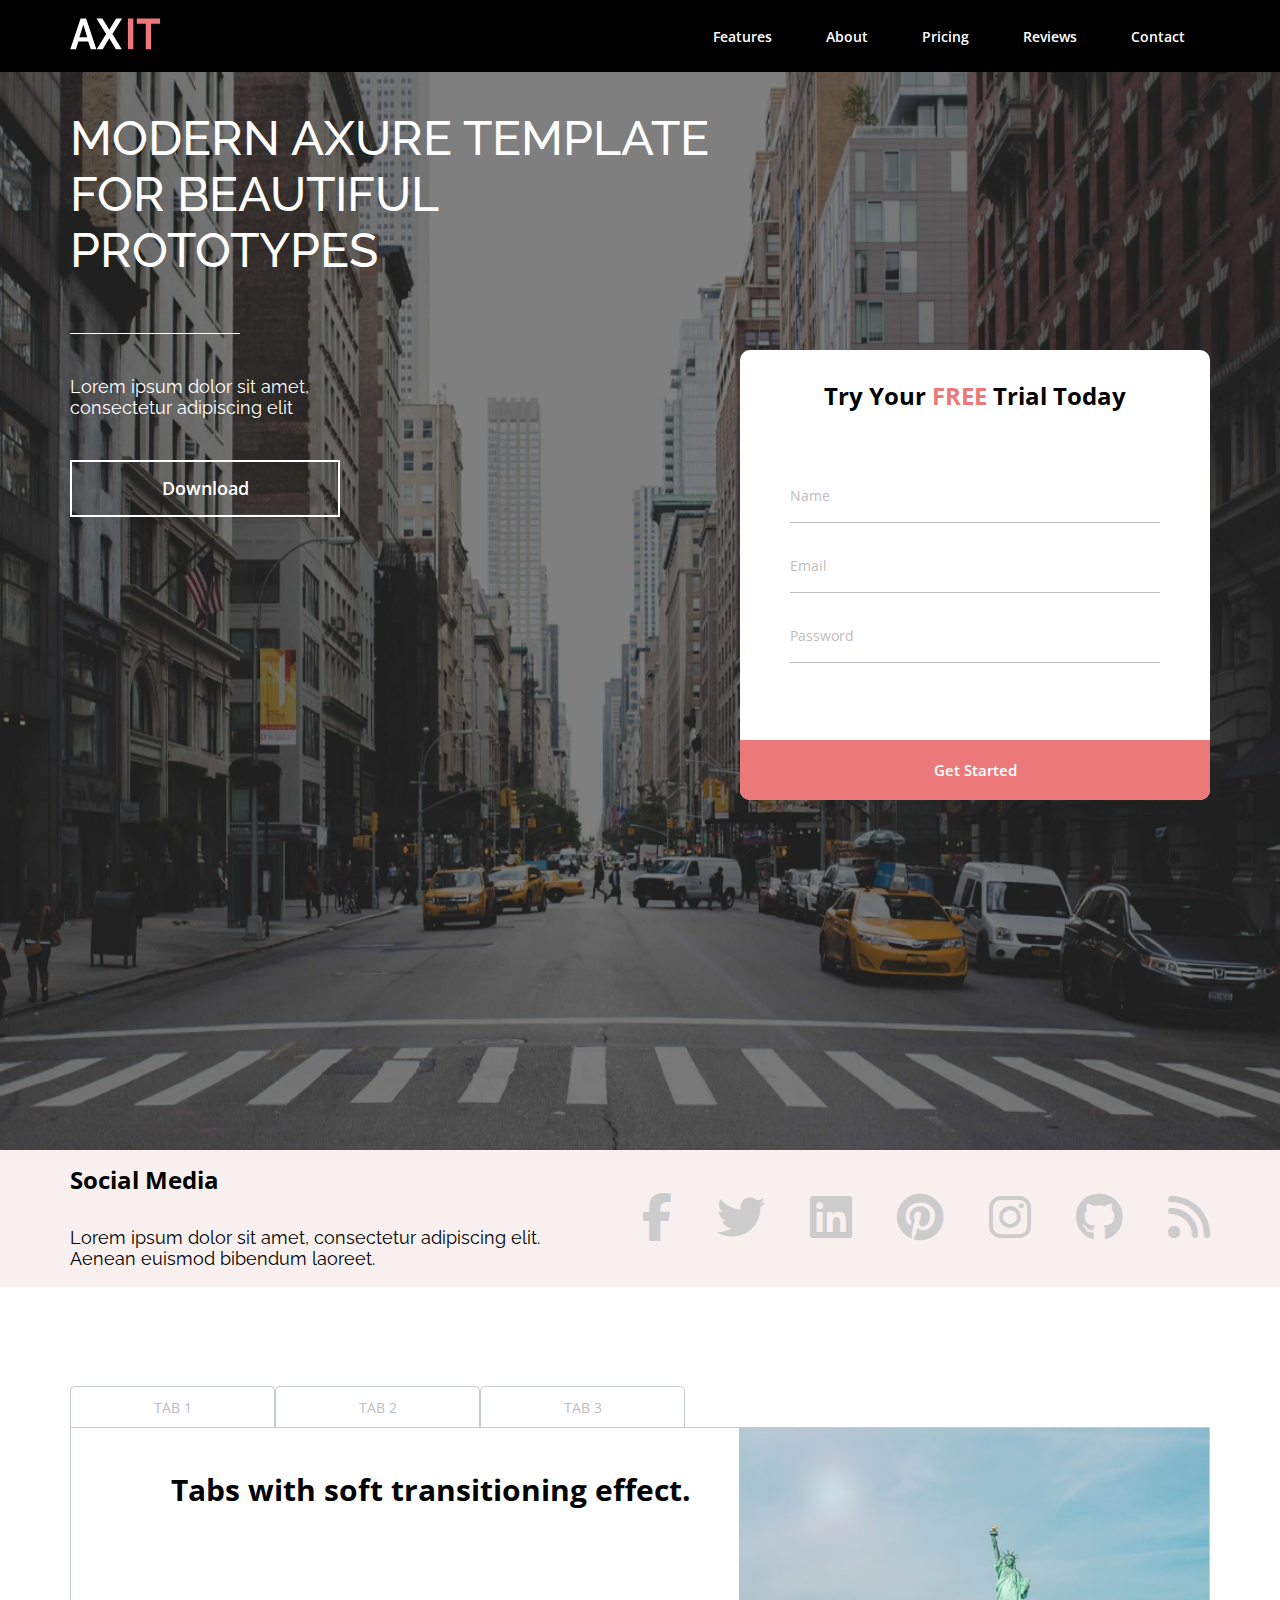
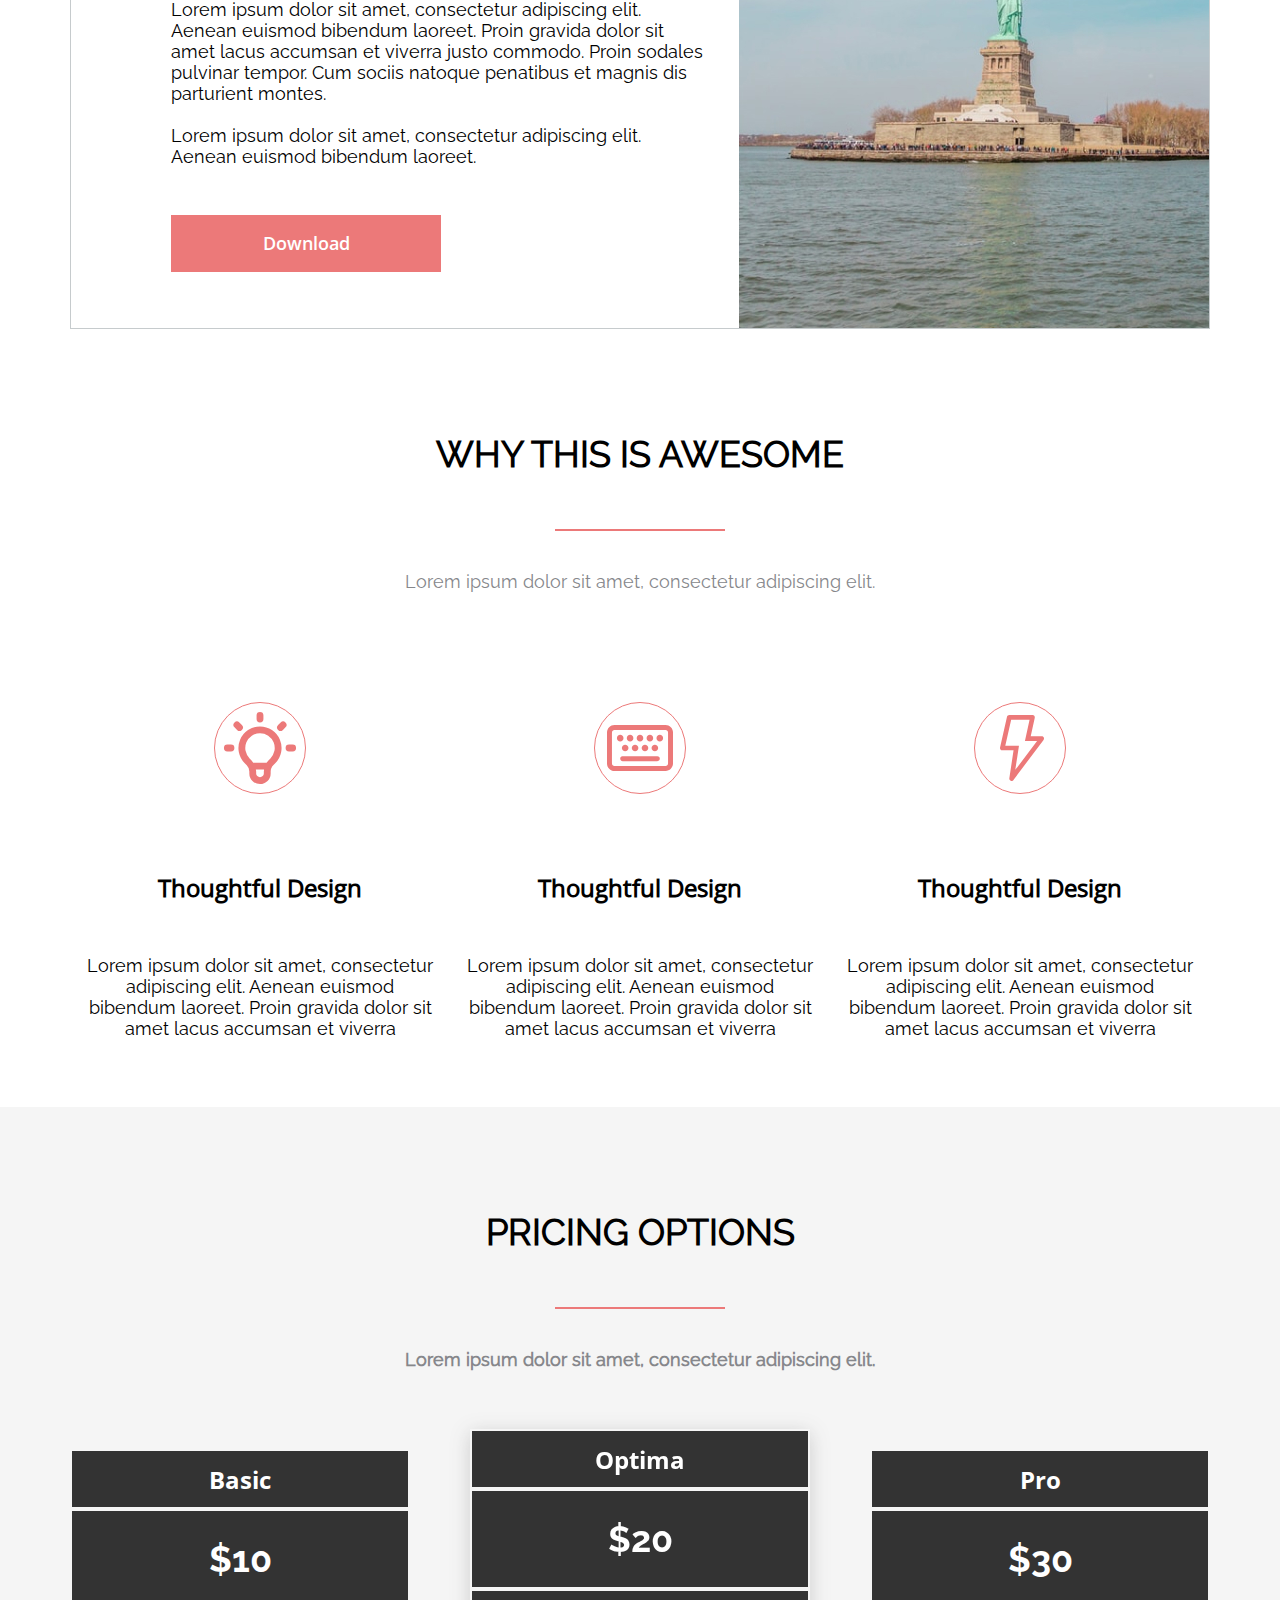
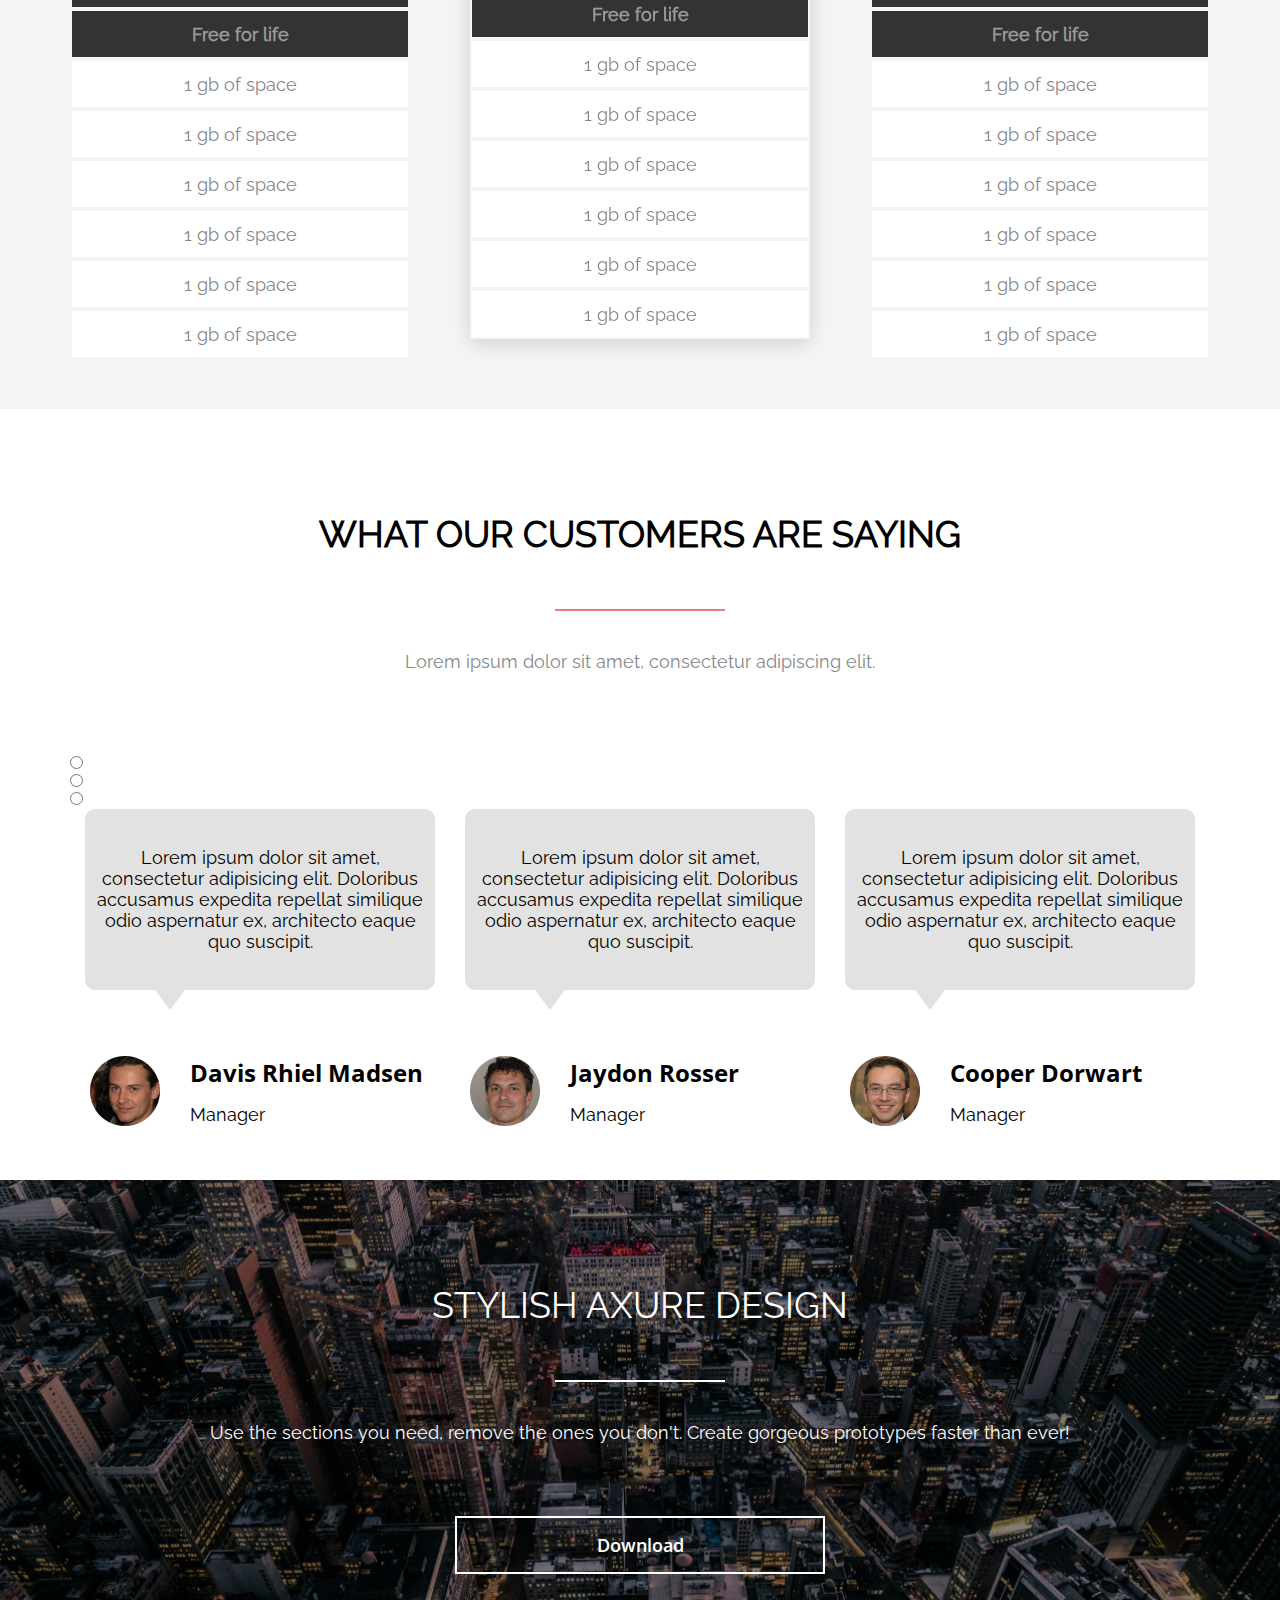
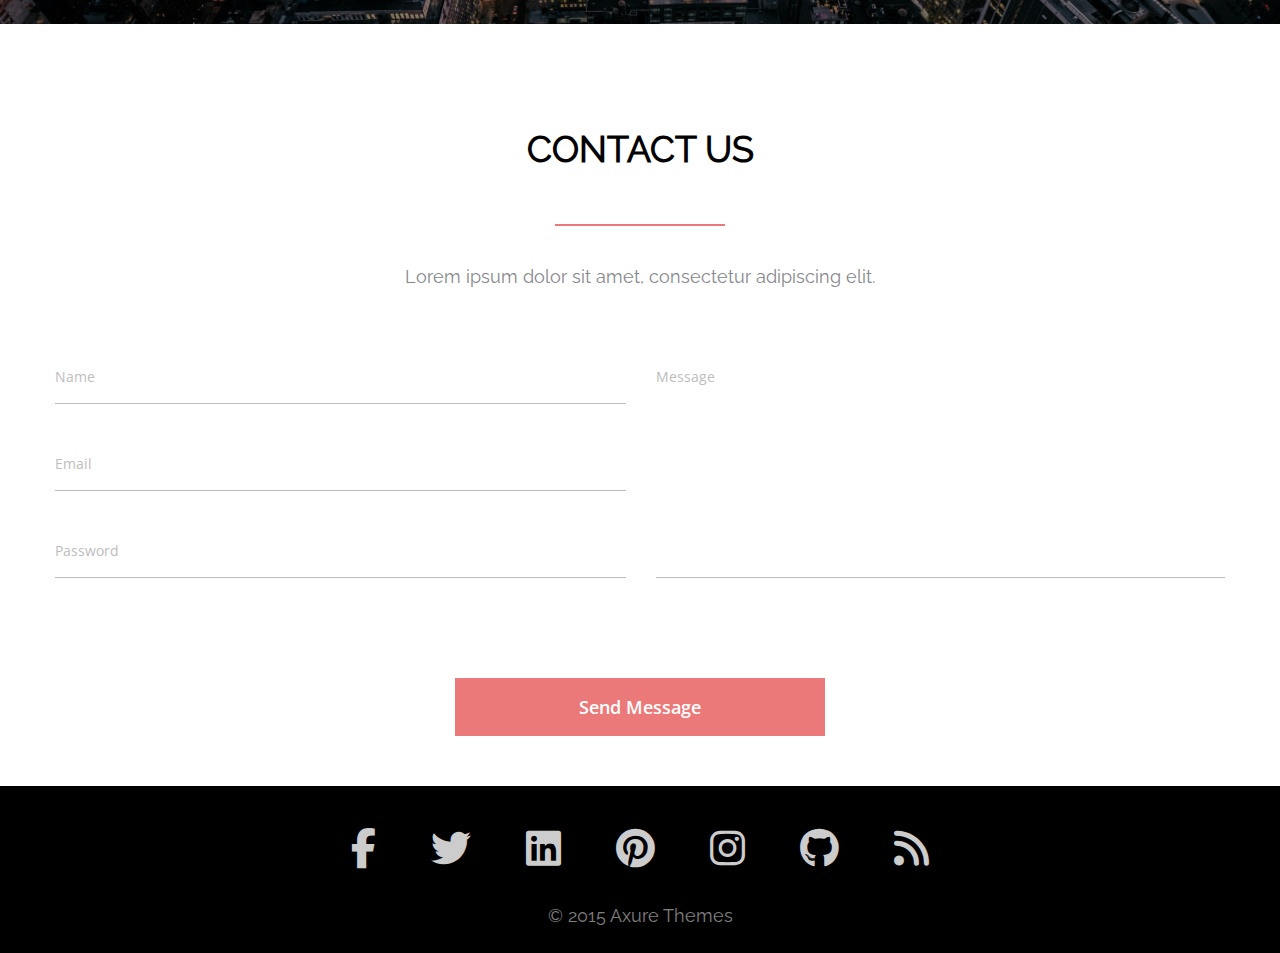
<file: AXIT/index.html>
<!DOCTYPE html>
<html lang="en">

<head>
    <meta charset="UTF-8">
    <meta http-equiv="X-UA-Compatible" content="IE=edge">
    <meta name="viewport" content="width=device-width, initial-scale=1.0">
    <title>Document</title>
    <link rel="stylesheet" href="./styles/main.css">
</head>

<body>
    <header class="header">
        <div class="header-wrap">
            <div class="header-logo">
                <img src="./assets/images/AX header.svg" alt="header_logo">
                <img src="./assets/images/IT header.svg" alt="header_logo">
            </div>
            <nav class="header-menu">
                <ul class="header-menu__link">
                    <li><a href="#tabs">Features</a></li>
                    <li><a href="#about">About</a></li>
                    <li><a href="#pricing">Pricing</a></li>
                    <li><a href="#reviews">Reviews</a></li>
                    <li><a href="#contacts">Contact</a></li>
                </ul>
            </nav>
        </div>
    </header>
    <main>
        <section class="banner">
            <div class="banner-bacground">
                <div class="banner-wrap">
                    <div class="banner-logo">
                        <div class="banner-logo__logo">
                            <img src="/assets/images/AX.svg" alt="logo_icon">
                            <img src="/assets/images/IT.svg" alt="logo_icon">
                        </div>
                        <div class="banner-logo__title">
                            MODERN AXURE TEMPLATE FOR BEAUTIFUL PROTOTYPES
                        </div>
                        <div class="banner-logo__text">
                            Lorem ipsum dolor sit amet, consectetur adipiscing elit
                        </div>
                        <div class="banner-logo__button">
                            <button type="button" class="logo__button">Download</button>
                        </div>
                    </div>
                    <div class="banner-reg">
                        <form action="#banner-img">
                            <h4 class="banner-reg__title">Try Your <span id="color">FREE</span> Trial Today</h4>
                            <div class="banner-regcard">
                                <div class="banner-reg__name">
                                    <label for="banner">Name</label><br>
                                    <input type="text" name="name" id="banner">
                                </div>
                                <div class="banner-reg__email">
                                    <label for="banner">Email</label><br>
                                    <input type="email" name="email" id="banner">
                                </div>
                                <div class="banner-reg__password">
                                    <label for="banner">Password</label><br>
                                    <input type="password" name="password" id="banner">
                                </div>
                            </div>
                            <div class="banner-reg__button">
                                <button type="submit" id="banner-button">Get Started</button>
                            </div>
                        </form>
                    </div>
                </div>
            </div>

        </section>
        <section class="social">
            <div class="social-wrap">
                <div class="social-aside">
                    <div class="social-aside__title">
                        Social Media
                    </div>
                    <div class="social-aside__text">
                        Lorem ipsum dolor sit amet, consectetur adipiscing elit.
                        Aenean euismod bibendum laoreet.
                    </div>
                </div>
                <div class="social-icon">
                    <a href="https://www.facebook.com/" target="_blank"><i class="fa-brands fa-facebook-f"></i></a>
                    <a href="https://twitter.com" target="_blank"><i class="fa-brands fa-twitter"></i></a>
                    <a href="https://www.linkedin.com/" target="_blank"><i class="fa-brands fa-linkedin"></i></a>
                    <a href="https://www.pinterest.com/" target="_blank"><i class="fa-brands fa-pinterest"></i></a>
                    <a href="https://www.instagram.com/" target="_blank"><i class="fa-brands fa-instagram"></i></a>
                    <a href="https://github.com/" target="_blank"><i class="fa-brands fa-github"></i></a>
                    <a href="https://ru.wikipedia.org/wiki/RSS" target="_blank"><i class="fa-solid fa-rss"></i></a>
                </div>
            </div>
        </section>
        <section class="tabs" id="tabs">
            <div class="tabs-wrap">
                <div class="tabs-items">
                    <input class="radio" id="tab_1" type="radio" name="tab" checked="checked">
                    <label for="tab_1" class="table">TAB 1</label>
                    <div class="tabs__block">
                        <div class="tab-image">
                            <img src="./assets/images/Rectangle 111.jpg" align="right" alt="about_icon">
                        </div>
                        <div class="tab-body__title">
                            Tabs with soft transitioning effect.
                        </div>
                        <div class="tab-body__text">
                            <p>
                                Lorem ipsum dolor sit amet, consectetur adipiscing elit. Aenean euismod
                                bibendum laoreet. Proin gravida dolor sit amet lacus accumsan et viverra
                                justo commodo. Proin sodales pulvinar tempor. Cum sociis natoque
                                penatibus et magnis dis parturient montes.
                            </p>
                            <br>
                            <p>
                                Lorem ipsum dolor sit amet, consectetur adipiscing elit. Aenean euismod
                                bibendum laoreet.
                            </p>
                        </div>
                        <div class="tab-button">
                            <button type="button" id="tab__btn">Download</button>
                        </div>
                    </div>
                    <input class="radio" id="tab_2" type="radio" name="tab">
                    <label for="tab_2" class="table">TAB 2</label>
                    <div class="tabs__block">
                        <p  class="tab-body__title">
                            Content TAB 2
                        </p>
                    </div>
                    <input class="radio" id="tab_3" type="radio" name="tab">
                    <label for="tab_3" class="table">TAB 3</label>
                    <div class="tabs__block">
                        <p class="tab-body__title">
                            Content TAB 3
                        </p>
                    </div>
                </div>
            </div>
        </section>
        <section class="about" id="about">
            <div class="about-wrap">
                <div class="about-header">
                    <h2 class="about__title">
                        WHY THIS IS AWESOME
                    </h2>
                    <p class="about__subtitle">
                        Lorem ipsum dolor sit amet, consectetur adipiscing elit.
                    </p>
                </div>
                <div class="about-cards">
                    <div class="card">
                        <div class="card__img">
                            <img src="./assets/images/lamp.svg" alt="about_icon">
                        </div>
                        <h4 class="card__title">
                            Thoughtful Design
                        </h4>
                        <p class="card__text">
                            Lorem ipsum dolor sit amet, consectetur adipiscing elit. Aenean euismod bibendum laoreet.
                            Proin
                            gravida dolor sit amet lacus accumsan et viverra
                        </p>
                    </div>
                    <div class="card">
                        <div class="card__img">
                            <img src="./assets/images/keyboard.svg" alt="">
                        </div>
                        <h4 class="card__title">
                            Thoughtful Design
                        </h4>
                        <p class="card__text">
                            Lorem ipsum dolor sit amet, consectetur adipiscing elit. Aenean euismod bibendum laoreet.
                            Proin
                            gravida dolor sit amet lacus accumsan et viverra
                        </p>
                    </div>
                    <div class="card">
                        <div class="card__img">
                            <img src="./assets/images/lightning.svg" alt="">
                        </div>
                        <h4 class="card__title">
                            Thoughtful Design
                        </h4>
                        <p class="card__text">
                            Lorem ipsum dolor sit amet, consectetur adipiscing elit. Aenean euismod bibendum laoreet.
                            Proin
                            gravida dolor sit amet lacus accumsan et viverra
                        </p>
                    </div>
                </div>
            </div>
        </section>
        <section class="pricing" id="pricing">
            <div class="pricing-wrap">
                <div class="pricing-header">
                    <h2 class="pricing__title">
                        pricing options
                    </h2>
                    <h4 class="pricing__subtitle">
                        Lorem ipsum dolor sit amet, consectetur adipiscing elit.
                    </h4>
                </div>
                <div class="cards">
                    <div class="card-price card-price__1">
                        <div class="card-price__title">
                            <h3 id="title">Basic</h3>
                            <h3 id="price">$10</h3>
                            <h3 id="text">Free for life</h3>
                        </div>
                        <ul class="card-price__text">
                            <li class="item">1 gb of space</li>
                            <li class="item">1 gb of space</li>
                            <li class="item">1 gb of space</li>
                            <li class="item">1 gb of space</li>
                            <li class="item">1 gb of space</li>
                            <li class="item">1 gb of space</li>
                        </ul>
                    </div>
                    <div class="card-price card-price__2">
                        <div class="card-price__title">
                            <h3 id="title">Optima</h3>
                            <h3 id="price">$20</h3>
                            <h3 id="text">Free for life</h3>
                        </div>
                        <ul class="card-price__text">
                            <li class="item">1 gb of space</li>
                            <li class="item">1 gb of space</li>
                            <li class="item">1 gb of space</li>
                            <li class="item">1 gb of space</li>
                            <li class="item">1 gb of space</li>
                            <li class="item">1 gb of space</li>
                        </ul>
                    </div>
                    <div class="card-price card-price__3">
                        <div class="card-price__title">
                            <h3 id="title">Pro</h3>
                            <h3 id="price">$30</h3>
                            <h3 id="text">Free for life</h3>
                        </div>
                        <ul class="card-price__text">
                            <li class="item">1 gb of space</li>
                            <li class="item">1 gb of space</li>
                            <li class="item">1 gb of space</li>
                            <li class="item">1 gb of space</li>
                            <li class="item">1 gb of space</li>
                            <li class="item">1 gb of space</li>
                        </ul>
                    </div>
                </div>
            </div>
        </section>
        <section class="customers" id="reviews">
            <div class="customers-wrap">
                <div class="customers-header">
                    <h3 class="customers__title">
                        what our customers are saying
                    </h3>
                    <p class="customers__subtitle">
                        Lorem ipsum dolor sit amet, consectetur adipiscing elit.
                    </p>
                </div>
                <div class="customers-radio">
                    <div class="radio-comment">
                        <input type="radio" name="" id="radio-1">
                    </div>
                    <div class="radio-comment">
                        <input type="radio" name="" id="radio-1">
                    </div>
                    <div class="radio-comment">
                        <input type="radio" name="" id="radio-1">
                    </div>
                </div>
                <div class="comments">
                    <div class="comment-card">
                        <div class="comment">
                            <p class="comment__text">
                                Lorem ipsum dolor sit amet,
                                consectetur adipisicing elit. Doloribus
                                accusamus expedita repellat similique
                                odio aspernatur ex, architecto eaque
                                quo suscipit.
                            </p>
                        </div>
                        <div class="card-user">
                            <div class="card-user__icon">
                                <img src="./assets/images/User 1.jpg" alt="user_icon">
                            </div>
                            <div class="card-user__name">
                                <h4>Davis Rhiel Madsen</h4>
                                <span>Manager</span>
                            </div>
                        </div>
                    </div>
                    <div class="comment-card">
                        <div class="comment">
                            <p class="comment__text">
                                Lorem ipsum dolor sit amet,
                                consectetur adipisicing elit. Doloribus
                                accusamus expedita repellat similique
                                odio aspernatur ex, architecto eaque
                                quo suscipit.
                            </p>
                        </div>
                        <div class="card-user">
                            <div class="card-user__icon">
                                <img src="./assets/images/User 2.jpg" alt="user_icon">
                            </div>
                            <div class="card-user__name">
                                <h4>Jaydon Rosser</h4>
                                <span>Manager</span>
                            </div>
                        </div>
                    </div>
                    <div class="comment-card">
                        <div class="comment">
                            <p class="comment__text">
                                Lorem ipsum dolor sit amet,
                                consectetur adipisicing elit. Doloribus
                                accusamus expedita repellat similique
                                odio aspernatur ex, architecto eaque
                                quo suscipit.
                            </p>
                        </div>
                        <div class="card-user">
                            <div class="card-user__icon">
                                <img src="./assets/images/User 3.jpg" alt="user_icon">
                            </div>
                            <div class="card-user__name">
                                <h4>Cooper Dorwart</h4>
                                <span>Manager</span>
                            </div>
                        </div>
                    </div>
                </div>
            </div>
        </section>
        <section class="stylish">
            <div class="stylish-img">
                <div class="stylish-wrap">
                    <div class="stylish__title">
                        STYLISH AXURE DESIGN
                    </div>
                    <div class="stylish__subtitle">
                        <p>
                            Use the sections you need, remove the ones you don't. Create gorgeous prototypes faster than
                            ever!
                        </p>
                    </div>
                    <div class="stylish-btn">
                        <button type="button" class="stylish__button">Download</button>
                    </div>
                </div>
            </div>
        </section>
        <section class="contact" id="contacts">
            <div class="contact-wrap">
                <div class="contact-header">
                    <h2 class="contact__title">
                        contact us
                    </h2>
                    <p class="contact__subtitle">
                        Lorem ipsum dolor sit amet, consectetur adipiscing elit.
                    </p>
                </div>
                <form action="contact-wrap">
                    <div class="contact-form">
                        <div class="contact-reg">
                            <div class="contact-reg__name">
                                <label for="contact">Name</label><br>
                                <input type="text" name="name" id="contact">
                            </div>
                            <div class="contact-reg__email">
                                <label for="contact">Email</label><br>
                                <input type="text" name="email" id="contact">
                            </div>
                            <div class="contact-reg__password">
                                <label for="contact">Password</label><br>
                                <input type="text" name="password" id="contact">
                            </div>
                        </div>
                        <div class="contact__message">
                            <label for="contact">Message</label><br>
                            <textarea name="message" id="message"></textarea>
                        </div>
                    </div>
                    <div class="contact-btn">
                        <button type="button" class="contact__button">Send Message</button>
                    </div>
                </form>
            </div>
        </section>
    </main>
    <footer class="footer">
        <div class="footer-wrap">
            <div class="footer-icons">
                <a href="https://www.facebook.com/" target="_blank"><i class="fa-brands fa-facebook-f"></i></a>
                <a href="https://twitter.com" target="_blank"><i class="fa-brands fa-twitter"></i></a>
                <a href="https://www.linkedin.com/" target="_blank"><i class="fa-brands fa-linkedin"></i></a>
                <a href="https://www.pinterest.com/" target="_blank"><i class="fa-brands fa-pinterest"></i></a>
                <a href="https://www.instagram.com/" target="_blank"><i class="fa-brands fa-instagram"></i></a>
                <a href="https://github.com/" target="_blank"><i class="fa-brands fa-github"></i></a>
                <a href="https://ru.wikipedia.org/wiki/RSS" target="_blank"><i class="fa-solid fa-rss"></i></a>
            </div>
            <div class="copy">
                © 2015 Axure Themes
            </div>
        </div>
    </footer>
</body>

</html>
</file>
<file: AXIT/styles/main.css>
@import url(./about.css);

@import url(./tabs.css);

@import url(./pricing.css);

@import url(./customers.css);

@import url(./social.css);

@import url(./cdn.css);

@import url(./footer.css);

@import url(./banner.css);

@import url(./header.css);

@import url(./stylish.css);

@import url(./contact.css);
</file>
